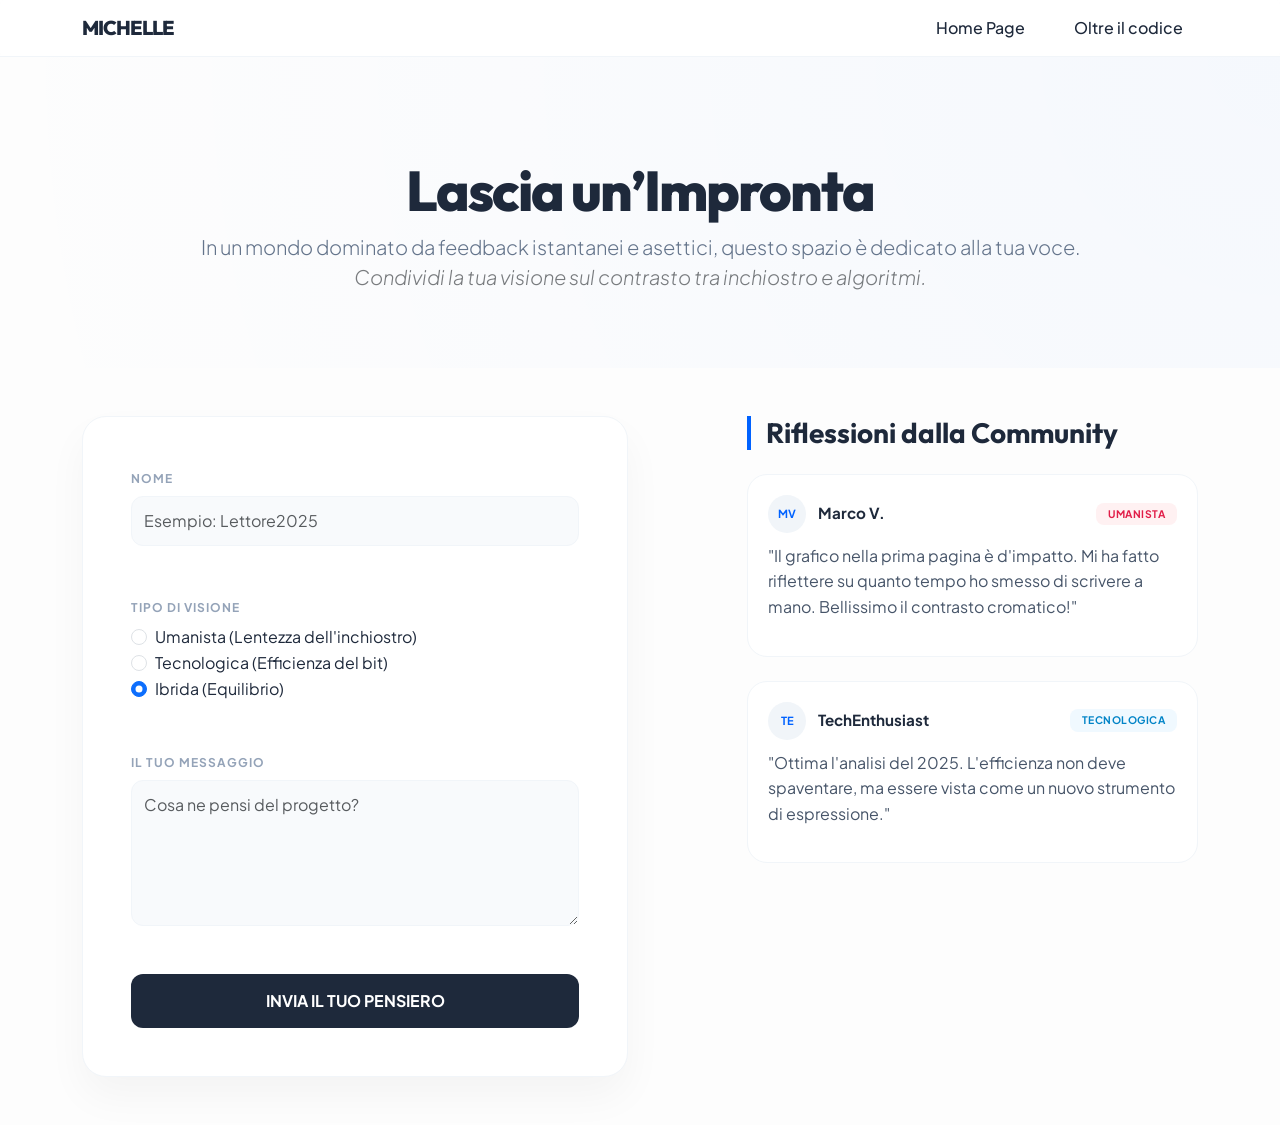
<file: Forum.html>
<!DOCTYPE html>
<html>
<head>
	<meta charset="utf-8">
	<meta name="viewport" content="width=device-width, initial-scale=1">
	<title>Il mio capolavoro</title>
	<link href="https://cdn.jsdelivr.net/npm/bootstrap@5.3.0/dist/css/bootstrap.min.css" rel="stylesheet">
	<link rel="stylesheet" href="Forum.css">
</head>
<body>
<nav class="navbar navbar-expand-lg sticky-top">
    <div class="container">
        <a class="navbar-brand" href="#">MICHELLE</a>
        <div class="ms-auto">
            <a href="index.html" class="nav-link d-inline-block me-3">Home Page</a>
            <a href="Oltre la tecnica.html" class="nav-link d-inline-block">Oltre il codice</a>
        </div>
    </div>
</nav>
<header class="hero-section text-center">
    <div class="container">
        <h1 class="display-4">Lascia un’Impronta</h1>
        <p class="lead">In un mondo dominato da feedback istantanei e asettici, questo spazio è dedicato alla tua voce. <br>
        <span class="text-muted italic">Condividi la tua visione sul contrasto tra inchiostro e algoritmi.</span></p>
    </div>
</header>
<main class="container my-5">
    <div class="row justify-content-center">
        <div class="col-lg-6">
            <div class="custom-card p-4 p-md-5">
                <form action="#">
                    <div class="mb-4">
                        <label for="name" class="form-label custom-label">NOME</label><br>
                        <input type="text" class="form-control custom-input" id="name" placeholder="Esempio: Lettore2025" required>
                    </div><br>
                    <div class="mb-4">
                        <label class="form-label custom-label">TIPO DI VISIONE</label><br>
                        <div class="form-check custom-radio">
                            <input class="form-check-input" type="radio" name="visione" id="v1" value="umanista">
                            <label class="form-check-label" for="v1">Umanista (Lentezza dell'inchiostro)</label><br>
                        </div>
                        <div class="form-check custom-radio">
                            <input class="form-check-input" type="radio" name="visione" id="v2" value="tecnologica">
                            <label class="form-check-label" for="v2">Tecnologica (Efficienza del bit)</label><br>
                        </div>
                        <div class="form-check custom-radio">
                            <input class="form-check-input" type="radio" name="visione" id="v3" value="ibrida" checked>
                            <label class="form-check-label" for="v3">Ibrida (Equilibrio)</label>
                        </div>
                    </div>
					<br>
                    <div class="mb-4">
                        <label for="message" class="form-label custom-label">IL TUO MESSAGGIO</label><br>
                        <textarea class="form-control custom-input" id="message" rows="5" placeholder="Cosa ne pensi del progetto?"></textarea>
                    </div>

                    <br><button type="submit" class="btn btn-dark w-100 btn-submit">INVIA IL TUO PENSIERO</button>
                </form>
            </div>
        </div>
        <div class="col-lg-5 offset-lg-1 mt-5 mt-lg-0">
            <h3 class="mb-4 section-title">Riflessioni dalla Community</h3>
            <div class="comment-item mb-4">
                <div class="d-flex align-items-center mb-2">
                    <span class="user-avatar">MV</span>
                    <span class="user-name">Marco V.</span>
                    <span class="badge tag-umanista ms-auto">UMANISTA</span>
                </div>
                <p class="comment-text">"Il grafico nella prima pagina è d'impatto. Mi ha fatto riflettere su quanto tempo ho smesso di scrivere a mano. Bellissimo il contrasto cromatico!"</p>
            </div>
            <div class="comment-item mb-4">
                <div class="d-flex align-items-center mb-2">
                    <span class="user-avatar">TE</span>
                    <span class="user-name">TechEnthusiast</span>
                    <span class="badge tag-tech ms-auto">TECNOLOGICA</span>
                </div>
                <p class="comment-text">"Ottima l'analisi del 2025. L'efficienza non deve spaventare, ma essere vista come un nuovo strumento di espressione."</p>
            </div>
        </div>
    </div>
</main>

<script src="https://cdn.jsdelivr.net/npm/bootstrap@5.3.0/dist/js/bootstrap.bundle.min.js"></script>

</body>
</html>
</file>
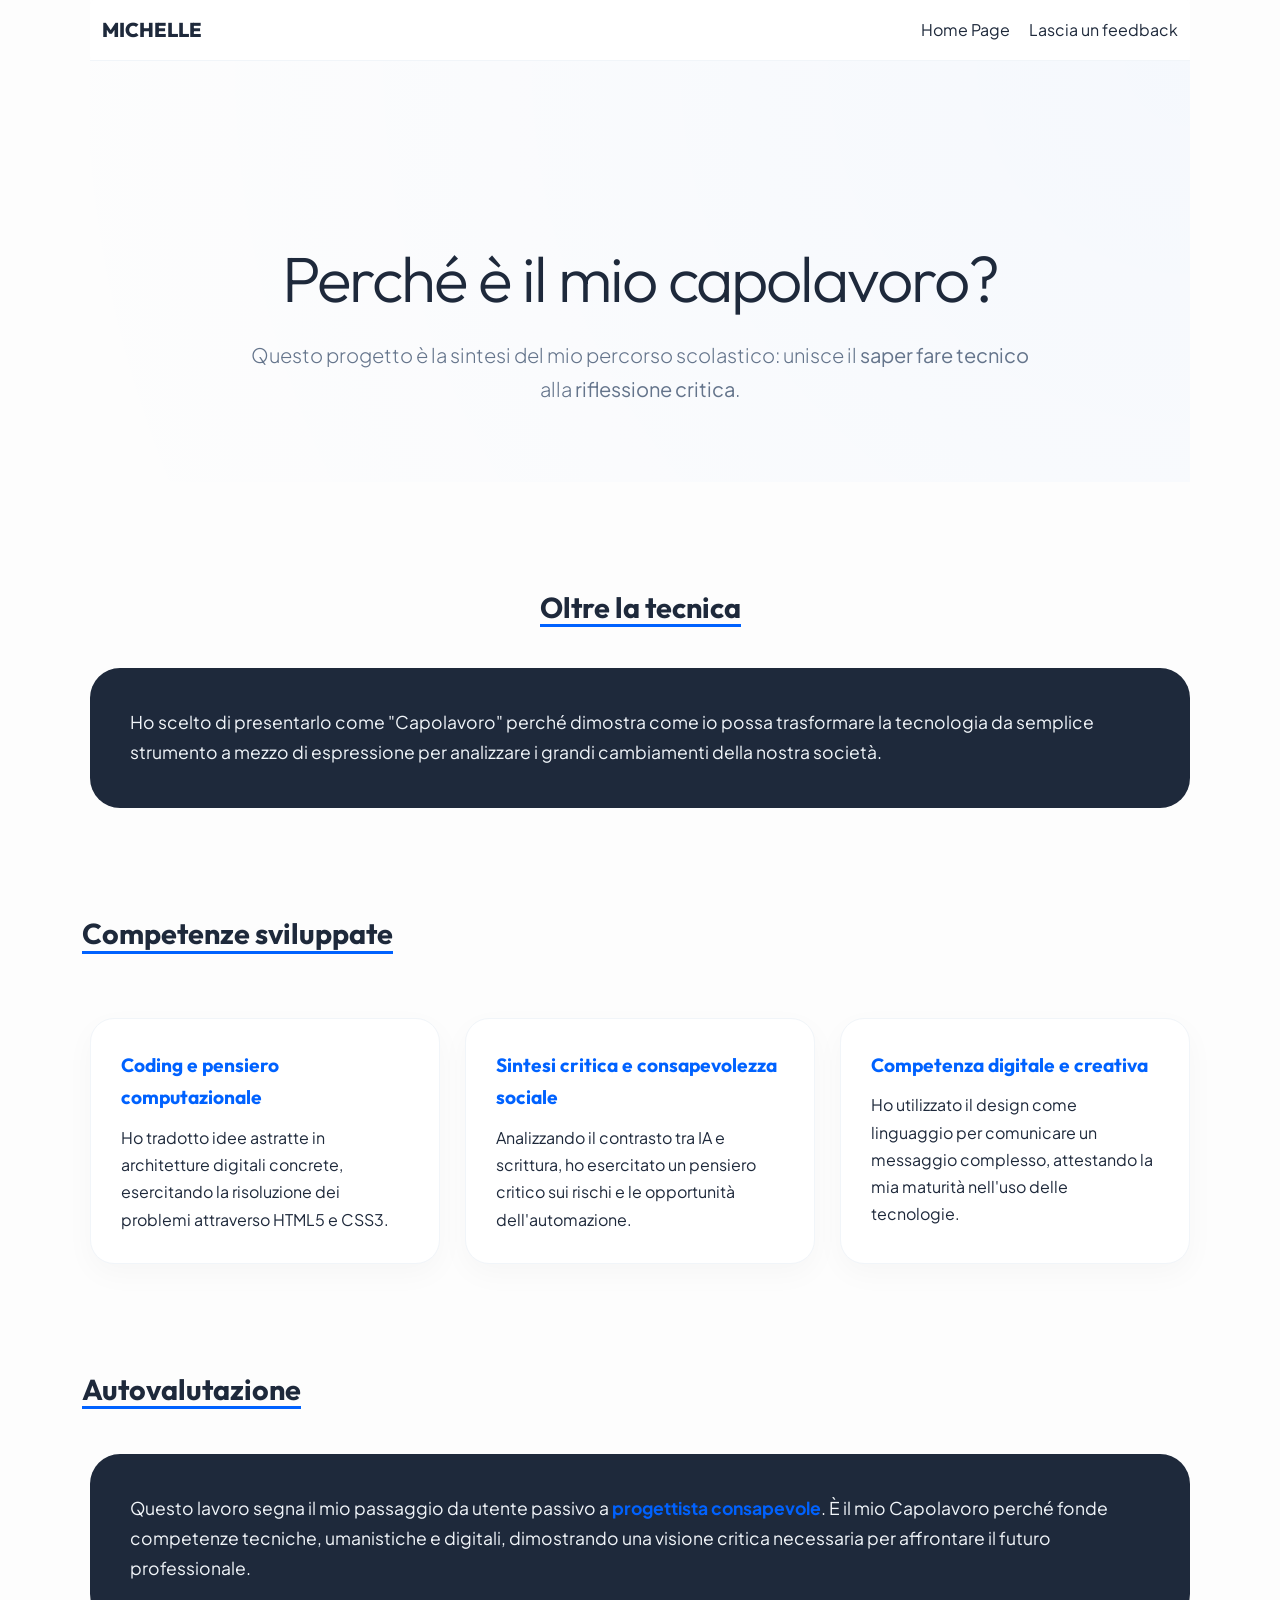
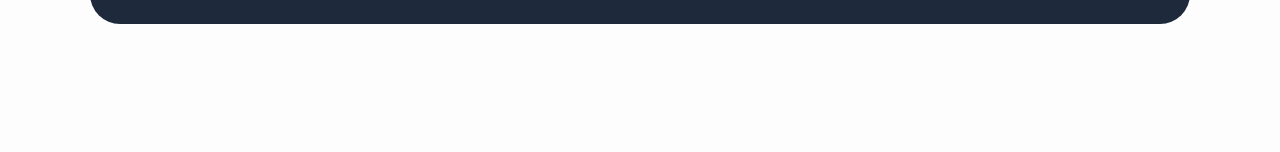
<file: Oltre la tecnica.html>
<!DOCTYPE html>
<html lang="it">
<head>
    <meta charset="utf-8">
    <meta name="viewport" content="width=device-width, initial-scale=1">
    <title>Il mio capolavoro | Oltre la tecnica</title>
    <link href="https://cdn.jsdelivr.net/npm/bootstrap@5.3.0/dist/css/bootstrap.min.css" rel="stylesheet">
    <link rel="stylesheet" href="Oltre la tecnica.css">
</head>
<body>
<nav class="navbar navbar-expand-lg sticky-top">
    <div class="container">
        <a class="navbar-brand" href="#">MICHELLE</a>
        <div class="ms-auto">
            <a href="index.html" class="nav-link d-inline-block me-3">Home Page</a>
            <a href="Forum.html" class="nav-link d-inline-block">Lascia un feedback</a>
        </div>
    </div>
</nav>
<header class="hero-section text-center">
    <div class="container">
        <h1 class="display-3">Perché è il mio capolavoro?</h1>
        <p class="lead">Questo progetto è la sintesi del mio percorso scolastico: unisce il <strong>saper fare tecnico</strong> alla <strong>riflessione critica</strong>.</p>
    </div>
</header>
<main class="container my-5">
    <section class="mb-5 text-center">
        <h2>Oltre la tecnica</h2>
        <p class="mt-3">Ho scelto di presentarlo come "Capolavoro" perché dimostra come io possa trasformare la tecnologia da semplice strumento a mezzo di espressione per analizzare i grandi cambiamenti della nostra società.</p>
    </section>
    <section class="mb-5">
        <h2 class="mb-4">Competenze sviluppate</h2>
        <ul class="skills-grid">
            <li>
                <strong>Coding e pensiero computazionale</strong>
                Ho tradotto idee astratte in architetture digitali concrete, esercitando la risoluzione dei problemi attraverso HTML5 e CSS3.
            </li>
            <li>
                <strong>Sintesi critica e consapevolezza sociale</strong>
                Analizzando il contrasto tra IA e scrittura, ho esercitato un pensiero critico sui rischi e le opportunità dell'automazione.
            </li>
            <li>
                <strong>Competenza digitale e creativa</strong>
                Ho utilizzato il design come linguaggio per comunicare un messaggio complesso, attestando la mia maturità nell'uso delle tecnologie.
            </li>
        </ul>
    </section>
    <section class="autovalutazione-card">
        <h2>Autovalutazione</h2>
        <p>Questo lavoro segna il mio passaggio da utente passivo a <strong>progettista consapevole</strong>. È il mio Capolavoro perché fonde competenze tecniche, umanistiche e digitali, dimostrando una visione critica necessaria per affrontare il futuro professionale.</p>
    </section>
</main>
<script src="https://cdn.jsdelivr.net/npm/bootstrap@5.3.0/dist/js/bootstrap.bundle.min.js"></script>
</body>
</html>
</file>
<file: Forum.css>
@import url('https://fonts.googleapis.com/css2?family=Plus+Jakarta+Sans:wght@300;500;700&family=Outfit:wght@600;800&display=swap');
:root {
    --bg: #fdfdfd;
    --accent: #0062ff;
    --text-dark: #1e293b;
    --card-shadow: 0 20px 40px rgba(0,0,0,0.04);
}
body {
    background-color: var(--bg);
    font-family: 'Plus Jakarta Sans', sans-serif;
    color: var(--text-dark);
}
.navbar {
    background: rgba(255, 255, 255, 0.8) !important;
    backdrop-filter: blur(10px);
    border-bottom: 1px solid #f1f5f9;
}
.navbar-brand {
    font-family: 'Outfit', sans-serif;
    font-weight: 800;
    letter-spacing: -1px;
    color: var(--text-dark) !important;
}
.nav-link {
    font-weight: 500;
    color: var(--text-dark) !important;
    padding: 8px 15px !important;
    transition: 0.3s;
    border-radius: 8px;
}
.nav-link:hover {
    background: rgba(0, 98, 255, 0.05);
    color: var(--accent) !important;
}
.hero-section {
    padding: 100px 0 60px;
    background: radial-gradient(circle at top right, rgba(0, 98, 255, 0.03), transparent);
}
.display-4 {
    font-family: 'Outfit', sans-serif;
    font-weight: 800;
    letter-spacing: -2px;
}
.lead { color: #64748b; }
.italic { font-style: italic; opacity: 0.8; }
.custom-card {
    background: white;
    border: 1px solid #f1f5f9;
    border-radius: 24px;
    box-shadow: var(--card-shadow);
}

.custom-label {
    font-weight: 700;
    font-size: 0.75rem;
    letter-spacing: 1px;
    color: #94a3b8;
}
.custom-input {
    border: 1.5px solid #f1f5f9 !important;
    background: #f8fafc !important;
    border-radius: 12px !important;
    padding: 12px !important;
    transition: 0.3s !important;
}
.custom-input:focus {
    border-color: var(--accent) !important;
    box-shadow: 0 0 0 4px rgba(0, 98, 255, 0.1) !important;
    background: white !important;
}
.btn-submit {
    background: var(--text-dark) !important;
    border: none !important;
    border-radius: 12px !important;
    padding: 15px !important;
    font-weight: 700 !important;
    transition: 0.3s !important;
}
.btn-submit:hover {
    background: var(--accent) !important;
    transform: translateY(-2px);
    box-shadow: 0 10px 20px rgba(0, 98, 255, 0.2);
}
.section-title {
    font-family: 'Outfit', sans-serif;
    font-weight: 700;
    border-left: 4px solid var(--accent);
    padding-left: 15px;
}
.comment-item {
    background: white;
    padding: 20px;
    border-radius: 20px;
    border: 1px solid #f1f5f9;
    transition: 0.3s;
}
.comment-item:hover {
    transform: scale(1.02);
    box-shadow: 0 10px 30px rgba(0,0,0,0.03);
}
.user-avatar {
    width: 38px;
    height: 38px;
    background: #f1f5f9;
    color: var(--accent);
    display: flex;
    align-items: center;
    justify-content: center;
    border-radius: 50%;
    font-weight: 700;
    font-size: 0.7rem;
    margin-right: 12px;
}
.user-name { font-weight: 700; font-size: 0.95rem; }
.comment-text {
    color: #475569;
    font-size: 1rem;
    line-height: 1.6;
    margin-top: 10px;
}
.badge {
    padding: 6px 12px !important;
    border-radius: 8px !important;
    font-size: 0.65rem !important;
    letter-spacing: 0.5px;
}
.tag-umanista { background: #fff1f2 !important; color: #e11d48 !important; }
.tag-tech { background: #f0f9ff !important; color: #0284c7 !important; }
</file>
<file: Oltre la tecnica.css>
@import url('https://fonts.googleapis.com/css2?family=Plus+Jakarta+Sans:wght@300;500;700&family=Outfit:wght@600;800&display=swap');
:root {
    --bg: #fdfdfd;
    --accent: #0062ff;
    --text-dark: #1e293b;
    --text-muted: #64748b;
    --card-bg: #ffffff;
    --border-soft: #f1f5f9;
}
body {
    background-color: var(--bg);
    font-family: 'Plus Jakarta Sans', sans-serif;
    color: var(--text-dark);
    line-height: 1.7;
    padding-bottom: 80px;
}
nav {
    background: rgba(255, 255, 255, 0.8);
    backdrop-filter: blur(10px);
    border-bottom: 1px solid var(--border-soft);
    padding: 1rem 0;
    position: sticky;
    top: 0;
    z-index: 1000;
}
.navbar-brand {
    font-family: 'Outfit', sans-serif;
    font-weight: 800;
    color: var(--text-dark) !important;
}
.nav-link:hover {
    background: rgba(0, 98, 255, 0.05);
    color: var(--accent) !important;
}
.hero-section {
    padding: 100px 0 60px;
    background: radial-gradient(circle at top right, rgba(0, 98, 255, 0.03), transparent);
}
.display-4 {
    font-family: 'Outfit', sans-serif;
    font-weight: 800;
    letter-spacing: -2px;
}
nav ul {
    list-style: none;
    display: flex;
    justify-content: center;
    gap: 30px;
    margin: 0;
    padding: 0;
}
nav ul li a {
    text-decoration: none;
    color: var(--text-dark);
    font-weight: 600;
    font-size: 0.9rem;
    transition: 0.3s;
}
nav ul li a:hover {
    color: var(--accent);
}
h1 {
    font-family: 'Outfit', sans-serif;
    font-weight: 800;
    font-size: 3.5rem;
    letter-spacing: -2px;
    text-align: center;
    margin-top: 80px;
    margin-bottom: 20px;
}
h2 {
    font-family: 'Outfit', sans-serif;
    font-weight: 700;
    font-size: 1.8rem;
    margin-top: 60px;
    margin-bottom: 25px;
    color: var(--text-dark);
    display: inline-block;
    border-bottom: 3px solid var(--accent);
}
p {
    font-size: 1.1rem;
    color: var(--text-muted);
    max-width: 800px;
    margin-left: auto;
    margin-right: auto;
    text-align: center;
}
ul:last-of-type {
    list-style: none;
    padding: 0;
    display: grid;
    grid-template-columns: repeat(auto-fit, minmax(300px, 1fr));
    gap: 25px;
    max-width: 1100px;
    margin: 40px auto;
}
ul:last-of-type li {
    background: var(--card-bg);
    border: 1px solid var(--border-soft);
    padding: 30px;
    border-radius: 24px;
    box-shadow: 0 10px 30px rgba(0,0,0,0.03);
    transition: transform 0.3s ease;
}
ul:last-of-type li:hover {
    transform: translateY(-5px);
    border-color: var(--accent);
}
ul:last-of-type li strong {
    display: block;
    font-family: 'Outfit', sans-serif;
    font-size: 1.2rem;
    color: var(--accent);
    margin-bottom: 10px;
}
h2 + p:last-of-type {
    background: var(--text-dark);
    color: #f1f5f9;
    padding: 40px;
    border-radius: 30px;
    text-align: left;
    max-width: 1100px;
    margin-top: 20px;
}
h2 + p:last-of-type strong {
    color: var(--accent);
}
body > * {
    max-width: 1100px;
    margin-left: auto;
    margin-right: auto;
    padding-left: 20px;
    padding-right: 20px;
}
</file>
